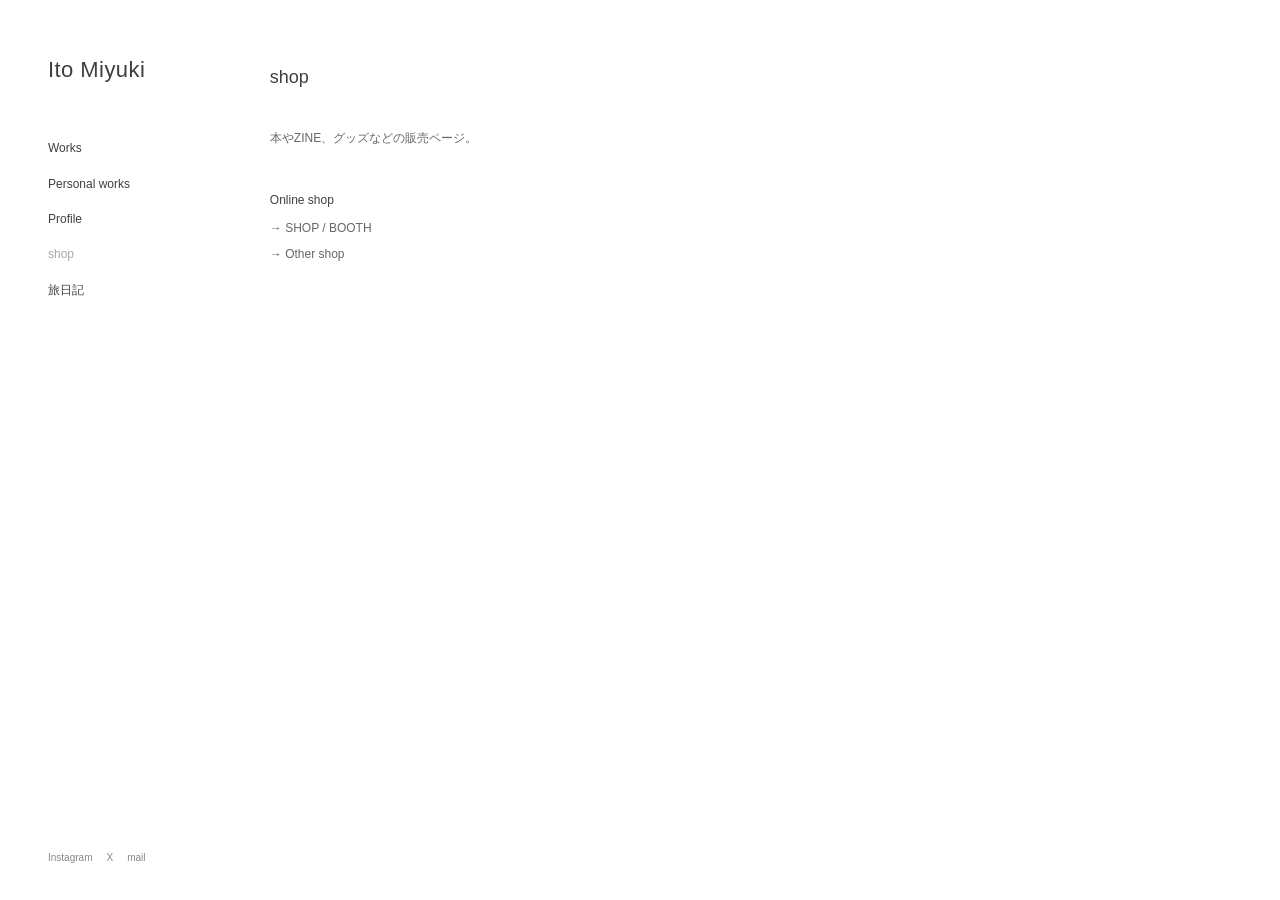
<file: shop.html>
<!DOCTYPE html>
<html lang="ja">
<head>
  <meta charset="UTF-8">
  <meta name="viewport" content="width=device-width, initial-scale=1.0">
  <title>shop — Ito Miyuki</title>
  <link rel="stylesheet" href="style.css">
</head>
<body>

  <aside class="sidebar">
    <a class="logo" href="index.html">Ito Miyuki</a>
    <nav class="nav">
      <a class="" href="index.html">Works</a>
      <a class="" href="personal.html">Personal works</a>
      <a class="" href="profile.html">Profile</a>
      <a class="active" href="shop.html">shop</a>
      <a class="" href="travel.html">旅日記</a>
    </nav>
    <div class="social">
      <a href="#">Instagram</a>
      <a href="#">X</a>
      <a href="mailto:your@email.com">mail</a>
    </div>
  </aside>

<main class="content">

<section class="text-page">
  <h1>shop</h1>
  <p>本やZINE、グッズなどの販売ページ。</p>
  <h2>Online shop</h2>
  <div class="links">
    <a href="#">→ SHOP / BOOTH</a>
    <a href="#">→ Other shop</a>
  </div>
</section>

</main>
</body>
</html>
</file>
<file: style.css>
@charset "UTF-8";

:root {
  --text: #3f3f3f;
  --sub: #888;
  --side: 225px;
  --bg: #fff;
}

* { box-sizing: border-box; }
html { scroll-behavior: smooth; }

body {
  margin: 0;
  background: var(--bg);
  color: var(--text);
  font-family: -apple-system, BlinkMacSystemFont, "Helvetica Neue",
    "Hiragino Kaku Gothic ProN", "Yu Gothic", "Noto Sans JP", sans-serif;
  font-size: 13px;
  line-height: 1.7;
}

a { color: inherit; text-decoration: none; }
img { display: block; max-width: 100%; }

.sidebar {
  position: fixed;
  inset: 0 auto 0 0;
  width: var(--side);
  padding: 58px 30px 34px 48px;
  background: #fff;
  z-index: 20;
  display: flex;
  flex-direction: column;
}

.logo {
  display: inline-block;
  margin-bottom: 56px;
  font-size: 22px;
  line-height: 1.1;
  letter-spacing: .02em;
  font-weight: 400;
}

.nav {
  display: flex;
  flex-direction: column;
  gap: 15px;
}

.nav a {
  width: fit-content;
  font-size: 12px;
  transition: opacity .2s ease;
}

.nav a:hover,
.nav a.active { opacity: .45; }

.social {
  margin-top: auto;
  display: flex;
  flex-wrap: wrap;
  gap: 8px 14px;
  color: var(--sub);
}

.social a { font-size: 10px; }

.content {
  margin-left: var(--side);
  padding: 62px 5.5vw 110px 3.5vw;
  max-width: 1750px;
}

.page-title {
  margin: 0 0 45px;
}

.page-title h1 {
  margin: 0;
  font-size: 17px;
  line-height: 1.4;
  font-weight: 400;
  letter-spacing: .02em;
}

.page-title p {
  margin: 8px 0 0;
  color: var(--sub);
  font-size: 11px;
}

/* 作品画像は「元画像の縦横比」を維持 */
.gallery {
  display: grid;
  grid-template-columns: repeat(4, minmax(140px, 1fr));
  gap: 54px 28px;
  align-items: start;
}

.card a {
  display: block;
  overflow: hidden;
  background: #f5f5f3;
  cursor: zoom-in;
}

.card img {
  width: 100%;
  height: auto;
  transition: opacity .3s ease, transform .3s ease;
}

.card a:hover img {
  opacity: .84;
  transform: scale(1.01);
}

.card-info { padding-top: 9px; }

.card-info h2 {
  margin: 0;
  font-size: 11px;
  font-weight: 400;
  line-height: 1.55;
}

.card-info p {
  margin: 1px 0 0;
  color: var(--sub);
  font-size: 9px;
  line-height: 1.5;
}

/* クリックで開く大きな画像 */
.lightbox {
  position: fixed;
  inset: 0;
  z-index: 100;
  display: none;
  align-items: center;
  justify-content: center;
  padding: 35px;
  background: rgba(255,255,255,.94);
}

.lightbox:target {
  display: flex;
}

.lightbox img {
  max-width: 92vw;
  max-height: 90vh;
  width: auto;
  height: auto;
  object-fit: contain;
}

.lightbox .close {
  position: absolute;
  top: 22px;
  right: 30px;
  font-size: 25px;
  line-height: 1;
  color: #555;
  font-weight: 300;
}

.text-page {
  max-width: 650px;
}

.text-page h1 {
  margin: 0 0 35px;
  font-size: 18px;
  font-weight: 400;
}

.text-page h2 {
  margin: 42px 0 8px;
  font-size: 12px;
  font-weight: 400;
}

.text-page p {
  margin: 0 0 12px;
  color: #666;
  font-size: 12px;
}

.profile-photo {
  width: min(340px, 100%);
  margin-bottom: 35px;
}

.links a {
  display: block;
  margin: 5px 0;
  font-size: 12px;
  color: #666;
}

.travel-list {
  display: grid;
  gap: 70px;
}

.travel-entry {
  max-width: 900px;
}

.travel-entry h2 {
  margin: 0 0 13px;
  font-size: 14px;
  font-weight: 400;
}

.travel-entry .date {
  color: var(--sub);
  font-size: 10px;
  margin-left: 8px;
}

.travel-image {
  margin-bottom: 16px;
}

.travel-image img {
  width: 100%;
  height: auto;
}

.travel-entry p {
  max-width: 600px;
  margin: 0;
  color: #666;
  font-size: 12px;
}

@media (max-width: 1100px) {
  :root { --side: 190px; }
  .sidebar { padding-left: 30px; }
  .content { padding-left: 4vw; padding-right: 5vw; }
  .gallery {
    grid-template-columns: repeat(3, minmax(130px, 1fr));
    gap: 46px 22px;
  }
}

@media (max-width: 700px) {
  :root { --side: 0px; }

  .sidebar {
    position: relative;
    width: 100%;
    height: auto;
    padding: 28px 22px 18px;
  }

  .logo { margin-bottom: 23px; font-size: 20px; }

  .nav {
    flex-direction: row;
    flex-wrap: wrap;
    gap: 8px 17px;
  }

  .social { margin-top: 22px; }

  .content {
    margin-left: 0;
    padding: 42px 22px 80px;
  }

  .gallery {
    grid-template-columns: repeat(2, minmax(0, 1fr));
    gap: 42px 15px;
  }

  .lightbox { padding: 20px; }
  .lightbox img { max-width: 96vw; max-height: 88vh; }
  .lightbox .close { top: 16px; right: 20px; }
}

@media (max-width: 430px) {
  .gallery { grid-template-columns: 1fr; }
}
</file>
